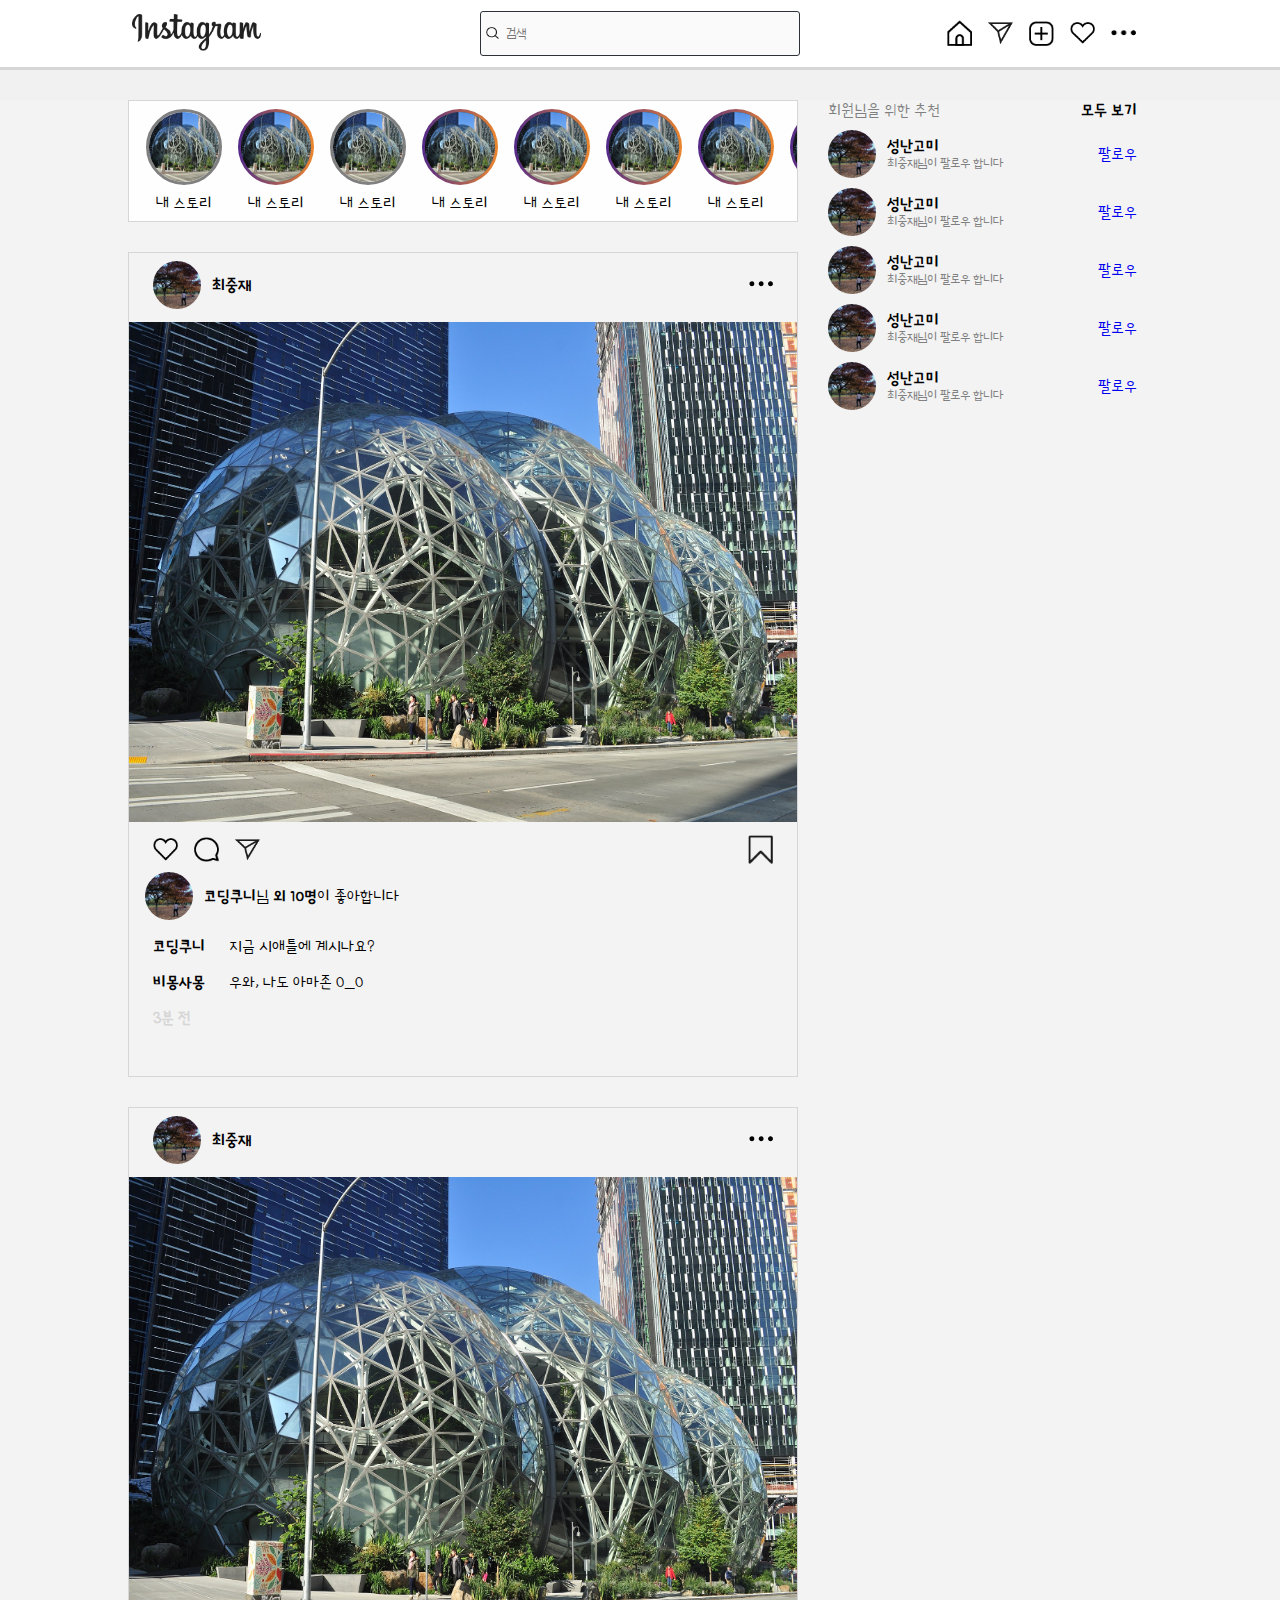
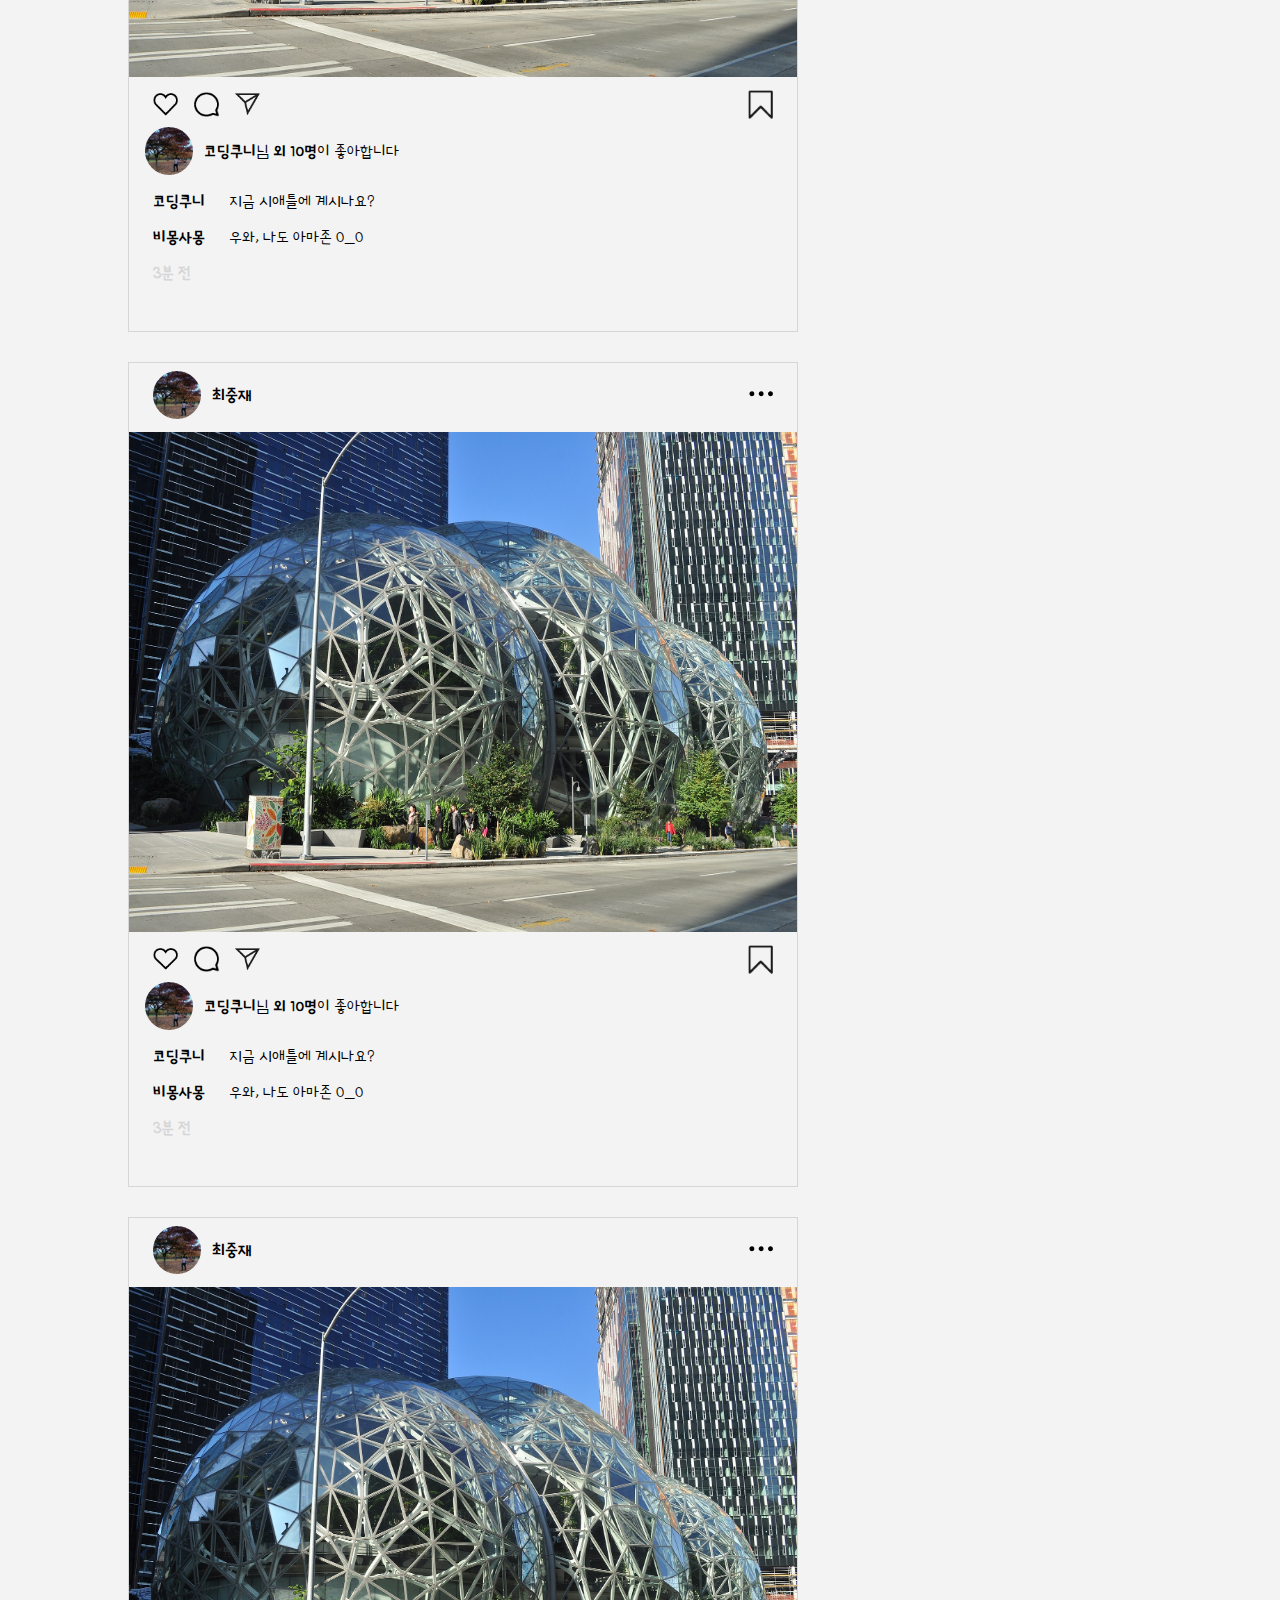
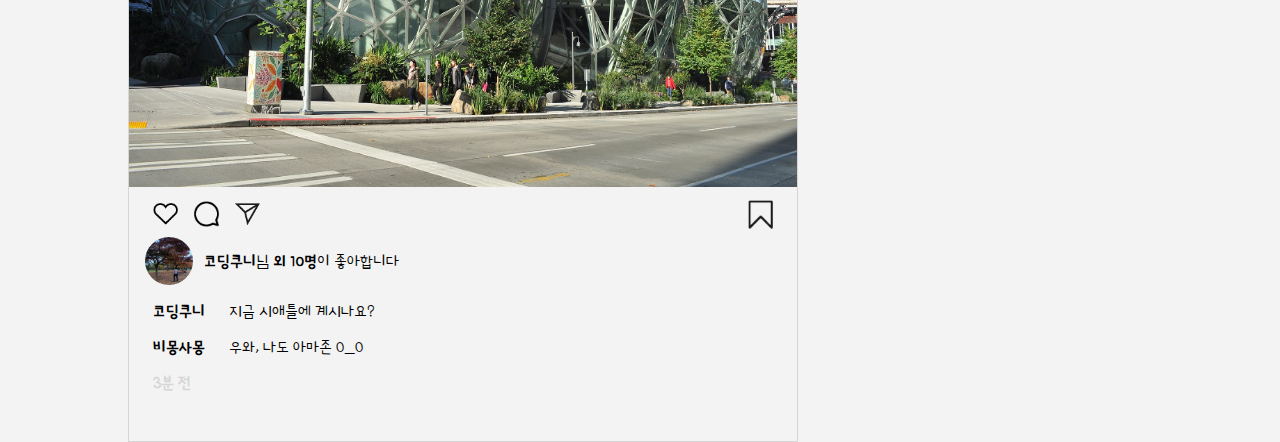
<file: web/instagram-clone/index.html>
<!DOCTYPE html>
<html lang="en">
<head>
    <meta charset="UTF-8">
    <meta name="viewport" content="width=device-width, initial-scale=1.0">
    <title>Instagram</title>
    <link rel="stylesheet" href="css/main-style.css">
    <link href="https://fonts.googleapis.com/css2?family=Poor+Story&display=swap" rel="stylesheet">
</head>
<body>
    <div id="body-container">
        <div class="header-container desktop">
            <div id="header-wrapper">
                <div id="header-wrapper-left">
                    <img class="insta-logo" src="img/insta-logo/insta-logo.png" alt="">
                </div>
                <div id="header-wrapper-center">
                    <input type="text" placeholder="검색">
                </div>
                <div id="header-wrapper-right">
                    <img class="header-items" src="img/insta-logo/home@3x.png" alt="">
                    <img class="header-items" src="img/insta-logo/dm@3x.png" alt="">
                    <img class="header-items" src="img/insta-logo/trending@3x.png" alt="">
                    <img class="header-items" src="img/insta-logo/like@3x.png" alt="">
                    <img class="header-items" src="img/insta-logo/more@3x.png" alt="">
                </div>
            </div>
        </div>
        <div class="header-container mobile">
            <img class="header-items" src="img/insta-logo/camera@3x.png" alt="">
            <img class="insta-logo" src="img/insta-logo/insta-logo.png" alt="">
            <img class="header-items" src="img/insta-logo/dm@3x.png" alt="">
        </div>
        <div class="content-container desktop">
            <div id="content-wrapper-left">
                <div class="content-story-wrapper">
                    <div class="story-items">
                        <img class="story-photos read" src="img/amazon-head-office.jpeg" alt="">
                        <span>내 스토리</span>
                    </div>
                    <div class="story-items">
                        <img class="story-photos" src="img/amazon-head-office.jpeg" alt="">
                        <span>내 스토리</span>
                    </div>
                    <div class="story-items">
                        <img class="story-photos read" src="img/amazon-head-office.jpeg" alt="">
                        <span>내 스토리</span>
                    </div>
                    <div class="story-items">
                        <img class="story-photos" src="img/amazon-head-office.jpeg" alt="">
                        <span>내 스토리</span>
                    </div>
                    <div class="story-items">
                        <img class="story-photos" src="img/amazon-head-office.jpeg" alt="">
                        <span>내 스토리</span>
                    </div>
                    <div class="story-items">
                        <img class="story-photos" src="img/amazon-head-office.jpeg" alt="">
                        <span>내 스토리</span>
                    </div>
                    <div class="story-items">
                        <img class="story-photos" src="img/amazon-head-office.jpeg" alt="">
                        <span>내 스토리</span>
                    </div>
                    <div class="story-items">
                        <img class="story-photos" src="img/amazon-head-office.jpeg" alt="">
                        <span>내 스토리</span>
                    </div>
                    <div class="story-items">
                        <img class="story-photos" src="img/amazon-head-office.jpeg" alt="">
                        <span>내 스토리</span>
                    </div>
                    <div class="story-items">
                        <img class="story-photos" src="img/amazon-head-office.jpeg" alt="">
                        <span>내 스토리</span>
                    </div>
                    <div class="story-items">
                        <img class="story-photos" src="img/amazon-head-office.jpeg" alt="">
                        <span>내 스토리</span>
                    </div>
                </div>
                <div class="content-post-wrapper">
                    <div class="posts">
                        <div class="post-id">
                            <div class="post-id-left">
                                <img class="post-id-photo" src="img/my-photo.jpg" alt="">
                                <b>최중재</b>
                            </div>
                            <div class="post-id-right">
                                <img src="img/insta-logo/more@3x.png" alt="">
                            </div>
                        </div>
                        <div class="post-photo">
                            <img src="img/amazon-head-office.jpeg" alt="">
                        </div>
                        <div class="post-buttons">
                            <div class="post-buttons-left">
                                <img src="img/insta-logo/like@3x.png" alt="">
                                <img src="img/insta-logo/comment@3x.png" alt="">
                                <img src="img/insta-logo/dm@3x.png" alt="">
                            </div>
                            <div class="post-buttons-right">
                                <img src="img/insta-logo/favorite@3x.png" alt="">
                            </div>
                        </div>
                        <div class="post-like-msg">
                            <div class="post-like-msg-wrapper">
                                <img class="post-id-photo" src="img/my-photo.jpg" alt="">
                                <span><b>코딩쿠니</b>님 <b>외 10명</b>이 좋아합니다</span>
                            </div>
                        </div>
                        <div class="post-comment">
                            <p><b>코딩쿠니</b><span class="friends-comment">지금 시애틀에 계시나요?</span></p>
                            <p><b>비몽사몽</b><span class="friends-comment">우와, 나도 아마존 O_O</span></p>
                            <div class="post-time">
                                <p>3분 전</p>
                            </div>
                        </div>
                    </div>
                    <div class="posts">
                        <div class="post-id">
                            <div class="post-id-left">
                                <img class="post-id-photo" src="img/my-photo.jpg" alt="">
                                <b>최중재</b>
                            </div>
                            <div class="post-id-right">
                                <img src="img/insta-logo/more@3x.png" alt="">
                            </div>
                        </div>
                        <div class="post-photo">
                            <img src="img/amazon-head-office.jpeg" alt="">
                        </div>
                        <div class="post-buttons">
                            <div class="post-buttons-left">
                                <img src="img/insta-logo/like@3x.png" alt="">
                                <img src="img/insta-logo/comment@3x.png" alt="">
                                <img src="img/insta-logo/dm@3x.png" alt="">
                            </div>
                            <div class="post-buttons-right">
                                <img src="img/insta-logo/favorite@3x.png" alt="">
                            </div>
                        </div>
                        <div class="post-like-msg">
                            <div class="post-like-msg-wrapper">
                                <img class="post-id-photo" src="img/my-photo.jpg" alt="">
                                <span><b>코딩쿠니</b>님 <b>외 10명</b>이 좋아합니다</span>
                            </div>
                        </div>
                        <div class="post-comment">
                            <p><b>코딩쿠니</b><span class="friends-comment">지금 시애틀에 계시나요?</span></p>
                            <p><b>비몽사몽</b><span class="friends-comment">우와, 나도 아마존 O_O</span></p>
                            <div class="post-time">
                                <p>3분 전</p>
                            </div>
                        </div>
                    </div>
                    <div class="posts">
                        <div class="post-id">
                            <div class="post-id-left">
                                <img class="post-id-photo" src="img/my-photo.jpg" alt="">
                                <b>최중재</b>
                            </div>
                            <div class="post-id-right">
                                <img src="img/insta-logo/more@3x.png" alt="">
                            </div>
                        </div>
                        <div class="post-photo">
                            <img src="img/amazon-head-office.jpeg" alt="">
                        </div>
                        <div class="post-buttons">
                            <div class="post-buttons-left">
                                <img src="img/insta-logo/like@3x.png" alt="">
                                <img src="img/insta-logo/comment@3x.png" alt="">
                                <img src="img/insta-logo/dm@3x.png" alt="">
                            </div>
                            <div class="post-buttons-right">
                                <img src="img/insta-logo/favorite@3x.png" alt="">
                            </div>
                        </div>
                        <div class="post-like-msg">
                            <div class="post-like-msg-wrapper">
                                <img class="post-id-photo" src="img/my-photo.jpg" alt="">
                                <span><b>코딩쿠니</b>님 <b>외 10명</b>이 좋아합니다</span>
                            </div>
                        </div>
                        <div class="post-comment">
                            <p><b>코딩쿠니</b><span class="friends-comment">지금 시애틀에 계시나요?</span></p>
                            <p><b>비몽사몽</b><span class="friends-comment">우와, 나도 아마존 O_O</span></p>
                            <div class="post-time">
                                <p>3분 전</p>
                            </div>
                        </div>
                    </div>
                    <div class="posts">
                        <div class="post-id">
                            <div class="post-id-left">
                                <img class="post-id-photo" src="img/my-photo.jpg" alt="">
                                <b>최중재</b>
                            </div>
                            <div class="post-id-right">
                                <img src="img/insta-logo/more@3x.png" alt="">
                            </div>
                        </div>
                        <div class="post-photo">
                            <img src="img/amazon-head-office.jpeg" alt="">
                        </div>
                        <div class="post-buttons">
                            <div class="post-buttons-left">
                                <img src="img/insta-logo/like@3x.png" alt="">
                                <img src="img/insta-logo/comment@3x.png" alt="">
                                <img src="img/insta-logo/dm@3x.png" alt="">
                            </div>
                            <div class="post-buttons-right">
                                <img src="img/insta-logo/favorite@3x.png" alt="">
                            </div>
                        </div>
                        <div class="post-like-msg">
                            <div class="post-like-msg-wrapper">
                                <img class="post-id-photo" src="img/my-photo.jpg" alt="">
                                <span><b>코딩쿠니</b>님 <b>외 10명</b>이 좋아합니다</span>
                            </div>
                        </div>
                        <div class="post-comment">
                            <p><b>코딩쿠니</b><span class="friends-comment">지금 시애틀에 계시나요?</span></p>
                            <p><b>비몽사몽</b><span class="friends-comment">우와, 나도 아마존 O_O</span></p>
                            <div class="post-time">
                                <p>3분 전</p>
                            </div>
                        </div>
                    </div>
                </div>
            </div>
            <div id="content-wrapper-right">
                <div id="recommend-header">
                    <div id="recommend-header-left">회원님을 위한 추천</div>
                    <div id="recommend-header-right">모두 보기</div>
                </div>
                <div id="recommend-content">
                    <div class="recommend-item">
                        <div class="recommend-content-left">
                            <img class="post-id-photo" src="img/my-photo.jpg" alt="">
                            <div>
                                <div class="recommend-id">성난고미</div>
                                <div class="recommend-notice">최중재님이 팔로우 합니다</div>
                            </div>
                        </div>
                        <div class="recommend-content-right">
                            <a href="#">팔로우</a>
                        </div>
                    </div>
                    <div class="recommend-item">
                        <div class="recommend-content-left">
                            <img class="post-id-photo" src="img/my-photo.jpg" alt="">
                            <div>
                                <div class="recommend-id">성난고미</div>
                                <div class="recommend-notice">최중재님이 팔로우 합니다</div>
                            </div>
                        </div>
                        <div class="recommend-content-right">
                            <a href="#">팔로우</a>
                        </div>
                    </div>
                    <div class="recommend-item">
                        <div class="recommend-content-left">
                            <img class="post-id-photo" src="img/my-photo.jpg" alt="">
                            <div>
                                <div class="recommend-id">성난고미</div>
                                <div class="recommend-notice">최중재님이 팔로우 합니다</div>
                            </div>
                        </div>
                        <div class="recommend-content-right">
                            <a href="#">팔로우</a>
                        </div>
                    </div>
                    <div class="recommend-item">
                        <div class="recommend-content-left">
                            <img class="post-id-photo" src="img/my-photo.jpg" alt="">
                            <div>
                                <div class="recommend-id">성난고미</div>
                                <div class="recommend-notice">최중재님이 팔로우 합니다</div>
                            </div>
                        </div>
                        <div class="recommend-content-right">
                            <a href="#">팔로우</a>
                        </div>
                    </div>
                    <div class="recommend-item">
                        <div class="recommend-content-left">
                            <img class="post-id-photo" src="img/my-photo.jpg" alt="">
                            <div>
                                <div class="recommend-id">성난고미</div>
                                <div class="recommend-notice">최중재님이 팔로우 합니다</div>
                            </div>
                        </div>
                        <div class="recommend-content-right">
                            <a href="#">팔로우</a>
                        </div>
                    </div>
                </div>
            </div>
        </div>
        <div class="content-container mobile">
            <div class="content-story-wrapper">
                <div class="story-items">
                    <img class="story-photos read" src="img/amazon-head-office.jpeg" alt="">
                    <span>내 스토리</span>
                </div>
                <div class="story-items">
                    <img class="story-photos" src="img/amazon-head-office.jpeg" alt="">
                    <span>내 스토리</span>
                </div>
                <div class="story-items">
                    <img class="story-photos read" src="img/amazon-head-office.jpeg" alt="">
                    <span>내 스토리</span>
                </div>
                <div class="story-items">
                    <img class="story-photos" src="img/amazon-head-office.jpeg" alt="">
                    <span>내 스토리</span>
                </div>
                <div class="story-items">
                    <img class="story-photos" src="img/amazon-head-office.jpeg" alt="">
                    <span>내 스토리</span>
                </div>
                <div class="story-items">
                    <img class="story-photos" src="img/amazon-head-office.jpeg" alt="">
                    <span>내 스토리</span>
                </div>
                <div class="story-items">
                    <img class="story-photos" src="img/amazon-head-office.jpeg" alt="">
                    <span>내 스토리</span>
                </div>
            </div>
            <div class="content-post-wrapper">
                <div class="posts">
                    <div class="post-id">
                        <div class="post-id-left">
                            <img class="post-id-photo" src="img/my-photo.jpg" alt="">
                            <b>최중재</b>
                        </div>
                        <div class="post-id-right">
                            <img src="img/insta-logo/more@3x.png" alt="">
                        </div>
                    </div>
                    <div class="post-photo">
                        <img src="img/amazon-head-office.jpeg" alt="">
                    </div>
                    <div class="post-buttons">
                        <div class="post-buttons-left">
                            <img src="img/insta-logo/like@3x.png" alt="">
                            <img src="img/insta-logo/comment@3x.png" alt="">
                            <img src="img/insta-logo/dm@3x.png" alt="">
                        </div>
                        <div class="post-buttons-right">
                            <img src="img/insta-logo/favorite@3x.png" alt="">
                        </div>
                    </div>
                    <div class="post-like-msg">
                        <div class="post-like-msg-wrapper">
                            <img class="post-id-photo" src="img/my-photo.jpg" alt="">
                            <span><b>코딩쿠니</b>님 <b>외 10명</b>이 좋아합니다</span>
                        </div>
                    </div>
                    <div class="post-comment">
                        <p><b>코딩쿠니</b><span class="friends-comment">지금 시애틀에 계시나요?</span></p>
                        <p><b>비몽사몽</b><span class="friends-comment">우와, 나도 아마존 O_O</span></p>
                        <div class="post-time">
                            <p>3분 전</p>
                        </div>
                    </div>
                </div>
                <div class="posts">
                    <div class="post-id">
                        <div class="post-id-left">
                            <img class="post-id-photo" src="img/my-photo.jpg" alt="">
                            <b>최중재</b>
                        </div>
                        <div class="post-id-right">
                            <img src="img/insta-logo/more@3x.png" alt="">
                        </div>
                    </div>
                    <div class="post-photo">
                        <img src="img/amazon-head-office.jpeg" alt="">
                    </div>
                    <div class="post-buttons">
                        <div class="post-buttons-left">
                            <img src="img/insta-logo/like@3x.png" alt="">
                            <img src="img/insta-logo/comment@3x.png" alt="">
                            <img src="img/insta-logo/dm@3x.png" alt="">
                        </div>
                        <div class="post-buttons-right">
                            <img src="img/insta-logo/favorite@3x.png" alt="">
                        </div>
                    </div>
                    <div class="post-like-msg">
                        <div class="post-like-msg-wrapper">
                            <img class="post-id-photo" src="img/my-photo.jpg" alt="">
                            <span><b>코딩쿠니</b>님 <b>외 10명</b>이 좋아합니다</span>
                        </div>
                    </div>
                    <div class="post-comment">
                        <p><b>코딩쿠니</b><span class="friends-comment">지금 시애틀에 계시나요?</span></p>
                        <p><b>비몽사몽</b><span class="friends-comment">우와, 나도 아마존 O_O</span></p>
                        <div class="post-time">
                            <p>3분 전</p>
                        </div>
                    </div>
                </div>
                <div class="posts">
                    <div class="post-id">
                        <div class="post-id-left">
                            <img class="post-id-photo" src="img/my-photo.jpg" alt="">
                            <b>최중재</b>
                        </div>
                        <div class="post-id-right">
                            <img src="img/insta-logo/more@3x.png" alt="">
                        </div>
                    </div>
                    <div class="post-photo">
                        <img src="img/amazon-head-office.jpeg" alt="">
                    </div>
                    <div class="post-buttons">
                        <div class="post-buttons-left">
                            <img src="img/insta-logo/like@3x.png" alt="">
                            <img src="img/insta-logo/comment@3x.png" alt="">
                            <img src="img/insta-logo/dm@3x.png" alt="">
                        </div>
                        <div class="post-buttons-right">
                            <img src="img/insta-logo/favorite@3x.png" alt="">
                        </div>
                    </div>
                    <div class="post-like-msg">
                        <div class="post-like-msg-wrapper">
                            <img class="post-id-photo" src="img/my-photo.jpg" alt="">
                            <span><b>코딩쿠니</b>님 <b>외 10명</b>이 좋아합니다</span>
                        </div>
                    </div>
                    <div class="post-comment">
                        <p><b>코딩쿠니</b><span class="friends-comment">지금 시애틀에 계시나요?</span></p>
                        <p><b>비몽사몽</b><span class="friends-comment">우와, 나도 아마존 O_O</span></p>
                        <div class="post-time">
                            <p>3분 전</p>
                        </div>
                    </div>
                </div>
                <div class="posts">
                    <div class="post-id">
                        <div class="post-id-left">
                            <img class="post-id-photo" src="img/my-photo.jpg" alt="">
                            <b>최중재</b>
                        </div>
                        <div class="post-id-right">
                            <img src="img/insta-logo/more@3x.png" alt="">
                        </div>
                    </div>
                    <div class="post-photo">
                        <img src="img/amazon-head-office.jpeg" alt="">
                    </div>
                    <div class="post-buttons">
                        <div class="post-buttons-left">
                            <img src="img/insta-logo/like@3x.png" alt="">
                            <img src="img/insta-logo/comment@3x.png" alt="">
                            <img src="img/insta-logo/dm@3x.png" alt="">
                        </div>
                        <div class="post-buttons-right">
                            <img src="img/insta-logo/favorite@3x.png" alt="">
                        </div>
                    </div>
                    <div class="post-like-msg">
                        <div class="post-like-msg-wrapper">
                            <img class="post-id-photo" src="img/my-photo.jpg" alt="">
                            <span><b>코딩쿠니</b>님 <b>외 10명</b>이 좋아합니다</span>
                        </div>
                    </div>
                    <div class="post-comment">
                        <p><b>코딩쿠니</b><span class="friends-comment">지금 시애틀에 계시나요?</span></p>
                        <p><b>비몽사몽</b><span class="friends-comment">우와, 나도 아마존 O_O</span></p>
                        <div class="post-time">
                            <p>3분 전</p>
                        </div>
                    </div>
                </div>
            </div>
        </div>
        <div id="footer-container">
            <img class="footer-items" src="img/insta-logo/home@3x.png" alt="">
            <img class="footer-items" src="img/insta-logo/search@3x.png" alt="">
            <img class="footer-items" src="img/insta-logo/trending@3x.png" alt="">
            <img class="footer-items" src="img/insta-logo/like@3x.png" alt="">
            <img class="footer-items" src="img/insta-logo/home@3x.png" alt="">
        </div>
    </div>
</body>
</html>
</file>
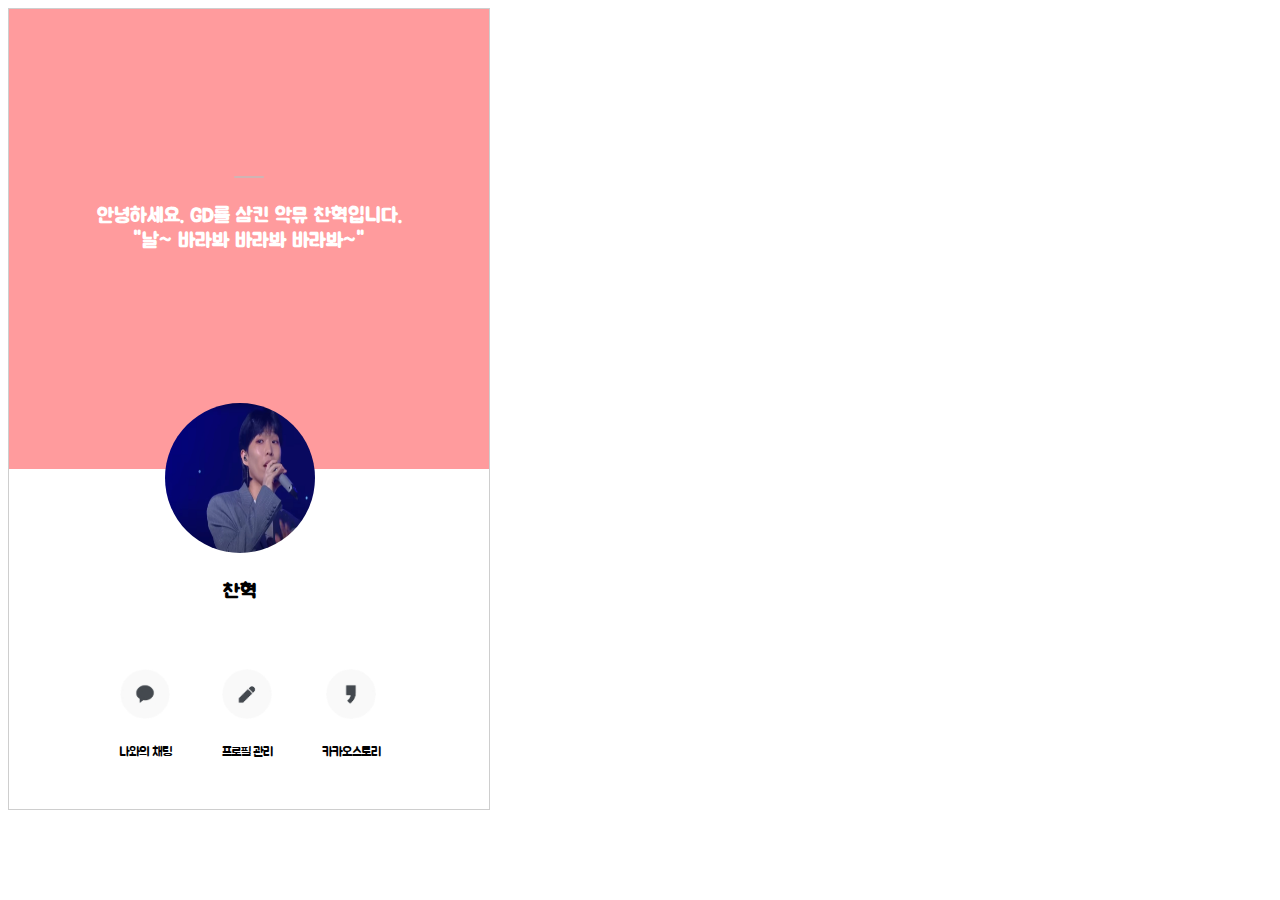
<file: web/kakao-profile/profile_display.html>
<!DOCTYPE html>
<html lang="en">
<head>
    <meta charset="UTF-8">

    <link href="https://fonts.googleapis.com/css2?family=Gaegu:wght@700&family=Jua&family=Song+Myung&display=swap" rel="stylesheet">

    <title>카카오 프로필</title>
    <style>
        * {
            font-family: 'Jua', sans-serif;
        }
        .whole-body{
            width: 480px;
            height: 800px;

            background-color: aquamarine;

            border: 1px solid rgb(206,206,206);

            display: flex;
            flex-direction: column;
            justify-content: center;
        }
        .profile-top{
            height: 460px;
            position: static;
            text-align: center;
            background-color: rgb(255, 155, 157);
        }
        .gray-box{
            background-color: rgb(208, 180, 180);
            border-radius: 10px;
            border: none;
            width:30px;
            heigth:80px;
        }
        .profile-top > div {
            margin-top: 150px;
            color: white;
            font-weight: bold;
            font-size: 20px;
        }
        .profile-center{
            left: 165px;
            margin-top: 210px;
            position: absolute;
            text-align: center;
            font-weight: bold;
            font-size: 20px;
        }
        .profile-center > img {
            width: 150px;
            height: 150px;
            border-radius: 100px;
        }
        .profile-bottom{
            height: 340px;
            background-color: white;
        }
        .profile-bottom > div{
            margin-top: 200px;

            display: flex;
            flex-direction: row;
            justify-content: center;
            align-items: center;

        }
        .chat-myself {
            font-size: 13px;
            letter-spacing: -1px;

            display: flex;
            flex-direction: column;
            align-items: center;
        }
        .chat-image{
            background: url("chat_myself.png") no-repeat;
            background-size: 50px 50px;
            border: none;
            width: 50px;
            height: 50px;
            cursor: pointer;
            margin-bottom: 13px;
        }
        .manage-myprofile{
            font-size: 13px;
            letter-spacing: -1px;

            display: flex;
            flex-direction: column;
            align-items: center;
            margin: auto 50px; auto 50px;
        }
        .mmp-image{
            background: url("manage_profile.png") no-repeat;
            background-size: 50px 50px;
            border: none;
            width: 50px;
            height: 50px;
            cursor: pointer;
            margin-bottom: 13px;
        }
        .kakaostory{
            font-size: 13px;
            letter-spacing: -1px;

            display: flex;
            flex-direction: column;
            align-items: center;
        }
        .ks-image{
            background: url("kakaostory.png") no-repeat;
            background-size: 50px 50px;
            border: none;
            width: 50px;
            height: 50px;
            cursor: pointer;
            margin-bottom: 13px;
        }
    </style>
</head>
<body>
    <div class="whole-body">
        <div class="profile-top">
            <div>
                <button class="gray-box"></button>
                <p>안녕하세요. GD를 삼킨 악뮤 찬혁입니다.</br>"날~ 바라봐 바라봐 바라봐~"</p>
            </div>
        </div>
        <div class="profile-center">
            <img src="myprofile_photo.jpeg">
            <p>찬혁</p>
        </div>
        <div class="profile-bottom">
            <div>
                <div class="chat-myself">
                    <input type="button" class="chat-image">
                    <p>나와의 채팅</p>
                </div>
                <div class="manage-myprofile">
                    <input type="button" class="mmp-image">
                    <p>프로필 관리</p>
                </div>
                <div class="kakaostory">
                    <input type="button" class="ks-image">
                    <p>카카오스토리</p>
                </div>
            <div>
        </div>
    </div>
</body>
</html>
</file>
<file: web/instagram-clone/css/main-style.css>
* {
    font-family: 'Poor Story', cursive;
}

body {
        margin: 0;
}

@media (max-width: 992px) {

    .header-container.desktop {
        display: none;
    }
    .content-container.desktop {
        display: none;
    }
    .header-container.mobile{
        top:0;
        position:fixed;
        width:100%;

        border-bottom: 0.2rem solid rgb(214, 214, 214);
        background-color: white;

        display: flex;
        flex-direction: row;
        justify-content: space-between;
        align-items: center;

        padding: 0.4rem 0;
    }
    .header-container .insta-logo {
        width: 25%;
    }
    .header-container .header-items {
        width: 6%;
        margin: 0 1rem;
    }

    .content-container{
        /*padding-top: 10.5%;*/
    }
    .content-story-wrapper {
        background-color: rgb(243, 243, 243);
        margin-top: 10.6%;

        display: flex;
        justify-content: flex-start;
        align-items: center;

        padding-left: 1vh;
        padding-right: 1vh;

        overflow: hidden;
    }
    .content-story-wrapper .story-items {
        display: flex;
        flex-direction: column;
        justify-content: center;
        align-items: center;
        margin: 1rem;
    }
    .content-story-wrapper .story-items .story-photos {
        width: 14vw;
        height: 14vw;
        max-width: 6rem;
        max-height: 6rem;
        margin-bottom: 0.5rem;

        border-radius: 50%;
        border: 0.2rem solid transparent;

        background-image: linear-gradient(#444444, #444444), linear-gradient(to right, #512889, #9F585B, #ED872D);
        background-origin: border-box;
        background-clip: content-box, border-box;
    }

    .content-story-wrapper .story-items .story-photos.read{
        width: 14vw;
        height: 14vw;
        max-width: 6rem;
        max-height: 6rem;
        margin-bottom: 0.5rem;

        border-radius: 50%;
        border: 0.2rem solid gray;
    }

    .content-post-wrapper {
        width: 100%;
    }

    .content-post-wrapper .posts {
        border-top: 0.2rem solid rgb(214, 214, 214);
    }

    .content-post-wrapper .posts .post-id {
        display: inline-block;
        width: 100%;
    }

    .content-post-wrapper .posts .post-id .post-id-left {
        float: left;

        display: flex;
        flex-direction: row;
        justify-content: center;
        align-items: center;

        margin: 0.5rem 0 0.5rem 1.5rem;
    }

    .content-post-wrapper .posts .post-id .post-id-right {
        float: right;
        margin-right: 1.5rem;
        margin-top: 1.2rem;
    }

    .content-post-wrapper .posts .post-photo > img {
        width: 100%;
        height: 70vh;
    }

    .content-post-wrapper .posts .post-buttons {
        width: 100%;
        display: flex;
        justify-content: space-between;
        align-items: center;
    }

    .content-post-wrapper .posts .post-buttons .post-buttons-left {
        display: flex;
        align-items: center;
        width: 100%;
        margin-left: 1rem;
    }

    .content-post-wrapper .posts .post-buttons .post-buttons-left > img {
        margin: 0.5rem;
        width: 14%;
    }

    .content-post-wrapper .posts .post-buttons .post-buttons-right {
        display: flex;
        justify-content: right;
        width: 100%;
        margin-right: 1rem;
    }

    .content-post-wrapper .posts .post-buttons .post-buttons-right > img {
        margin: 0.5rem;
        width: 12%;
    }

    .post-like-msg-wrapper {
        display: flex;
        flex-direction: row;
        align-items: center;

        margin-left: 1rem;
    }

    .post-comment {
        margin-top: 1rem;
        margin-left: 1.5rem;
    }

    .friends-comment {
        margin-left: 1.5rem;
    }

    .post-time {
        margin-top: 1rem;
        margin-bottom: 3rem;
    }

    .post-time > p {
        color: rgb(214, 214, 214);
        font-weight: 900;
    }
    #footer-container{
        max-width: 992px;
        width:100%;

        bottom: 0;
        position: fixed;
        background-color: white;

        display: flex;
        flex-direction: row;
        justify-content: space-between;
        align-items: center;

        border-top: 0.2rem solid rgb(214, 214, 214);
        padding: 1rem 0;
    }
    #footer-container .footer-items {
        width: 5%;
        margin: 0 1rem;
    }
}

@media (min-width: 992px) {
    body {
        background-color: rgb(241, 241, 241);
    }
    .header-container.mobile {
        display: none;
    }
    .content-container.mobile {
        display: none;
    }
    #footer-container {
        display: none;
    }
    .header-container.desktop{
        top:0;
        position:fixed;
        width:100%;

        display: flex;
        justify-content: center;
        border-bottom: 0.2rem solid rgb(214, 214, 214);

        background-color: white;
    }

    .content-container.desktop{
        background-color: rgb(243, 243, 243);
        margin-top: 100px;
        width:100%;

        display: flex;
        flex-direction: row;
        justify-content: center;
        /*align-items: center;*/
    }

    .content-container.desktop #content-wrapper-left{
        width: 670px;
    }
    .content-container.desktop #content-wrapper-right{
        width: 354px;
    }
    #content-wrapper-left .content-story-wrapper {
        background-color: rgb(254, 254, 254);
        border: 1px solid rgb(214, 214, 214);

        display: flex;
        justify-content: flex-start;
        align-items: center;

        padding-left: 1vh;
        padding-right: 1vh;

        overflow: hidden;
    }

    #content-wrapper-left .content-story-wrapper .story-items {
        display: flex;
        flex-direction: column;
        justify-content: center;
        align-items: center;
        margin: 0.5rem;
    }

    #content-wrapper-left .content-story-wrapper .story-items .story-photos {
        width: 70px;
        height: 70px;
        margin-bottom: 0.5rem;

        border-radius: 50%;
        border: 0.2rem solid transparent;

        background-image: linear-gradient(#444444, #444444), linear-gradient(to right, #512889, #9F585B, #ED872D);
        background-origin: border-box;
        background-clip: content-box, border-box;
    }

    #content-wrapper-left .content-story-wrapper .story-items .story-photos.read {
        width: 70px;
        height: 70px;
        margin-bottom: 0.5rem;

        border-radius: 50%;
        border: 0.2rem solid gray;
    }

    #content-wrapper-left .content-post-wrapper .posts {
        margin-top: 30px;
        border: 1px solid rgb(214, 214, 214);
    }

    #content-wrapper-left .content-post-wrapper .posts .post-id {
        display: inline-block;
        width: 100%;
    }

    #content-wrapper-left .content-post-wrapper .posts .post-id .post-id-left {
        float: left;

        display: flex;
        flex-direction: row;
        justify-content: center;
        align-items: center;

        margin: 0.5rem 0 0.5rem 1.5rem;
    }

    #content-wrapper-left .content-post-wrapper .posts .post-id .post-id-right {
        float: right;
        margin-right: 1.5rem;
        margin-top: 1.2rem;
    }

    #content-wrapper-left .content-post-wrapper .posts .post-photo > img {
        width: 100%;
        height: 500px;
    }

    .content-post-wrapper .posts .post-buttons {
        width: 100%;
        display: flex;
        justify-content: space-between;
        align-items: center;
    }

    .content-post-wrapper .posts .post-buttons .post-buttons-left {
        display: flex;
        align-items: center;
        width: 100%;
        margin-left: 1rem;
    }

    .content-post-wrapper .posts .post-buttons .post-buttons-left > img {
        margin: 0.5rem;
        width: 25px;
    }

    .content-post-wrapper .posts .post-buttons .post-buttons-right {
        display: flex;
        justify-content: right;
        width: 100%;
        margin-right: 1rem;
    }

    .content-post-wrapper .posts .post-buttons .post-buttons-right > img {
        margin: 0.5rem;
        width: 25px;
    }


    #content-wrapper-right #recommend-header {
        display: flex;
        padding: 0 15px 0 30px;
    }
    #content-wrapper-right #recommend-header-left {
        width: 100%;
        color: gray;
    }
    #content-wrapper-right #recommend-header-right {
        display: flex;
        justify-content: right;
        width: 100%;
        font-weight: 900;
    }

    #content-wrapper-right #recommend-content {
        padding: 0 15px 0 30px;
        display: flex;
        flex-direction: column;
    }
    #content-wrapper-right #recommend-content .recommend-item {
        display: flex;
        flex-direction: row;
        margin-top: 10px;
        width: 100%;
    }
    #content-wrapper-right #recommend-content .recommend-item .recommend-content-left {
        display: flex;
        flex-direction: row;
        align-items: center;
        width: 100%;
    }
    #content-wrapper-right #recommend-content .recommend-item .recommend-content-left .recommend-id {
        font-weight: 900;
    }
    #content-wrapper-right #recommend-content .recommend-item .recommend-content-left .recommend-notice {
        color: gray;
        font-size: 13px;
    }
    #content-wrapper-right #recommend-content .recommend-item .recommend-content-right {
        width: 20%;
        display: flex;
        justify-content: right;
        align-items: center;
    }
    #content-wrapper-right #recommend-content .recommend-item .recommend-content-right > a {
        text-decoration: none;
    }
}

.header-container.desktop #header-wrapper {
    background-color: white;
    display: flex;
    flex-direction: row;
    justify-content: center;
    align-items: center;
    padding: 0.4rem 0;
    width: 1024px;
}
.header-container.desktop #header-wrapper-left{
    width: 100%;
    align-items: center;
}
.header-container.desktop #header-wrapper-left .insta-logo {
    width: 40%;
}
.header-container.desktop #header-wrapper-center{
    width: 100%;
    text-align: center;
}
.header-container.desktop #header-wrapper-right{
    width: 100%;

    display: flex;
    justify-content: right;
    align-items: center;
}
.header-container.desktop #header-wrapper-right .header-items{
    width: 25px;
    margin-right: 16px;
}

#header-wrapper-center input{
    background-image: url("../img/insta-logo/search@3x.png");
    background-repeat: no-repeat;
    background-position: 5px center;
    background-size: 4%;
    background-color: rgb(250, 250, 250);

    padding-left: 25px;
    border: 1px solid #2e3238;
    width: 320px;
    height: 45px;
    box-sizing: border-box;
    outline: none;
    border-radius: 3px;
}

.post-id-photo {
    width: 3rem;
    height: 3rem;
    margin-right: 0.7rem;

    border-radius: 50%;
}

.post-like-msg-wrapper {
    display: flex;
    flex-direction: row;
    align-items: center;

    margin-left: 1rem;
}

.post-comment {
    margin-top: 1rem;
    margin-left: 1.5rem;
}

.friends-comment {
    margin-left: 1.5rem;
}

.post-time {
    margin-top: 1rem;
    margin-bottom: 3rem;
}

.post-time > p {
    color: rgb(214, 214, 214);
    font-weight: 900;
}

b {
    font-weight: 900;
}
</file>
